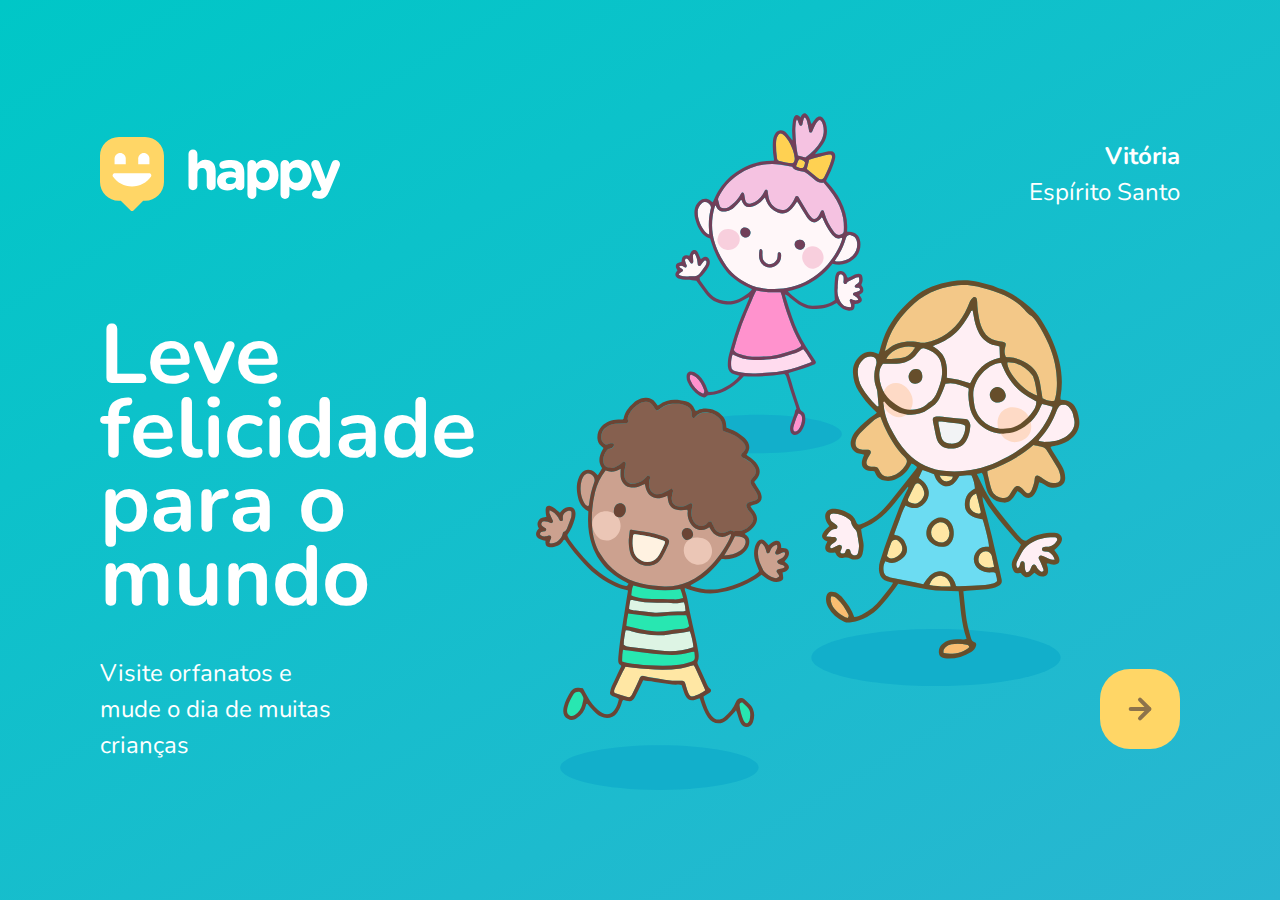
<file: index.html>
<!DOCTYPE html>
<html lang="pt_BR">
  <head>
    <meta charset="UTF-8">
    <meta name="viewport" content="width=device-width, initial-scale=1.0">
    <title>Happy</title>

    <link rel="stylesheet" href="./public/css/main.css">
    <link rel="stylesheet" href="./public/css/animations.css">
    <link rel="stylesheet" href="./public/css/page-landing.css">



    <link rel="icon" href="./public/images/logo-icon.png">
    <link href="https://fonts.googleapis.com/css2?family=Nunito:wght@400;600;700&display=swap" rel="stylesheet">  

  </head>
  <body>
    <div id="page-landing">
      <div id="container">
        <header>
          <img class="animate-up" src="./public/images/logo.svg" alt="Logomarca de Happy">


          <div class="location animate-up">
            <strong>Vitória</strong>
            <p>Espírito Santo</p>
          </div>
        </header>

        <main>
          <h1 class="animate-up">Leve felicidade para o mundo</h1>

          <section class="visit">
            <p class="animate-up">Visite orfanatos e mude o dia de muitas crianças</p>
            <a class="animate-up" href="./orphanages.html" title="Visite orfanatos">
              <img src="./public/images/arrow.svg" alt="Ir para o mapa">
            </a>
          </section>
        </main>
      </div>
    </div>
  </body>

</html>
</file>
<file: public/css/main.css>
*{
  margin: 0;
  padding: 0;
  box-sizing: border-box;
}



body{
  height: 100vh;
  color: white;
  background: #ebf2f5;
}

:root{
  font-size: 62.5%; /*62.5% equivale a 10px*/
}

body, input, button, textarea{
  /*
  font-weight: 400;
  font-size: 18px;
  font-family: 'Nunito', sans-serif;
  line-height: 1;
  */

  /*Nessa linha conseguimos agrupar todas as linhas anteriores*/
  font: 400 1.8rem/1 'Nunito', sans-serif;
  /*Unidade de medida rem faz um calculo deixando o tamnho com um percentual do tamanho do elemento root
    que no caso é o html, para que dessa forma o site fique responsivo

    OBS: A unidade em faz o calculo com base no elemento pai ao elemento em que está
  */
}

/* Atrasa a animação em cada seção para dar o efeito de uma aparecendo antes da outra*/
#logo{
  animation-delay: 50ms;
}

#location{
  animation-delay: 100ms;
}

main h1{
  animation-delay: 150ms;
}

.visit p{
  animation-delay: 200ms;
}

.visit a {
  animation-delay: 250ms;
}
</file>
<file: public/css/animations.css>
@keyframes up {
  from{
    opacity: 0;
    /*No translate o valor positivo representa parte de baixo, então no caso
      dessa função, o conteudo se mexeria de baixo para cima no eixo Y
    */
    transform: translateY(16px);
  }
  to{
    opacity: 1;
    transform: translateY(0);
  }
}

@keyframes right{
  from{
    transform: translateX(-100%);

  }
  to{
    transform: translateX(0);
  }
}

@keyframes appear{
  from{
    opacity: 0;
  }
  to{
    opacity: 1;
  }
}

.animate-up{
  animation-name: up;
  animation-duration: 300ms;

  /*Essa ultima linha permite que o elemento ao qual a animação foi aplicada
    permaneça com os atributos definidos no 'to' da animação
  */
  animation-fill-mode: backwards;
}

.animate-right{
  animation-name: right;
  animation-duration: 300ms;
}

.animate-appear{
  animation-name: appear;
  animation-duration: 300ms;
  animation-fill-mode: backwards;
}
</file>
<file: public/css/page-landing.css>
#page-landing{
  background: linear-gradient(329.54deg, #29b6d1 0%, #00c7c7 100%);
  min-height: 100vh;
  text-align: center;

  display: flex;
  /*align-items: center;
  justify-content: center;*/
}

#container{
  margin: auto;

  /*Nesse caso o css aplica o menor width entre os dois, seja 90% da tela, 
    ou 112rem (1200px). Ou seja, quando a tela for menor do que 1200px, ele
    aplica 90% da tela, quando for maior, passa a aplicar apenas 1200px
  */
  width: min(90%, 112rem);
}

.location, h1, .visit p{
  height: 16vh;
}

.visit a{
  width: 8rem;
  height: 8rem;
  background-color: #ffd666;

  border: none;
  border-radius: 3rem;

  display: flex;
  align-items: center;
  justify-content: center;

  margin: auto;
  transition: background 200ms;
  
}

.visit a:hover{
  background: #96feff;
  
}

/*  --  DESKTOP VERSION  --  */
@media (min-width: 760px){

  #container{
    /* shorthand background: image repeat position / size */
    background: url("../images/bg.svg") no-repeat 80% / clamp(30rem, 54vw, 56rem);
    padding: 5rem 2rem;
    /*
    Da forma abaixo conseguimos definir uma posição para o background, sendo que
    o primeiro valor leva em consideração o eixo y e o segundo o eixo x. Caso apenas
    um valor seja colocado, irá considerar os dois eixos
    background-position: bottom center;
    */
  }

  header{
    display: flex;
    align-items: center;
    justify-content: space-between;
  }

  .location, h1, .visit p {
    height: initial;
    text-align: initial;
  }

  .location{
    text-align: right;
    font-size: 2.4rem;
    line-height: 1.5;
  }

  main h1{
    /*a função clamp permite que coloquemos um limite no tamanho, onde o primeiro
      valor é o tamanho minimo, o segundo é o tamanho desejado, e o terceiro é o
      tamanho máximo
    */
    font-size: clamp(4rem, 8vw, 8.4rem);
    font-weight: bold;
    line-height: .88;

    margin: clamp(10%, 9vh, 12%) 0 4rem;

    width: min(300px, 80%);
  }

  .visit{
    display: flex;
    align-items: center;
    justify-content: space-between;
  }

  .visit p{
    font-size: 2.4rem;
    line-height: 1.5;
    width: clamp(20rem, 20vw, 30rem);
  }

  .visit a{
    margin: initial;
  }

}
</file>
